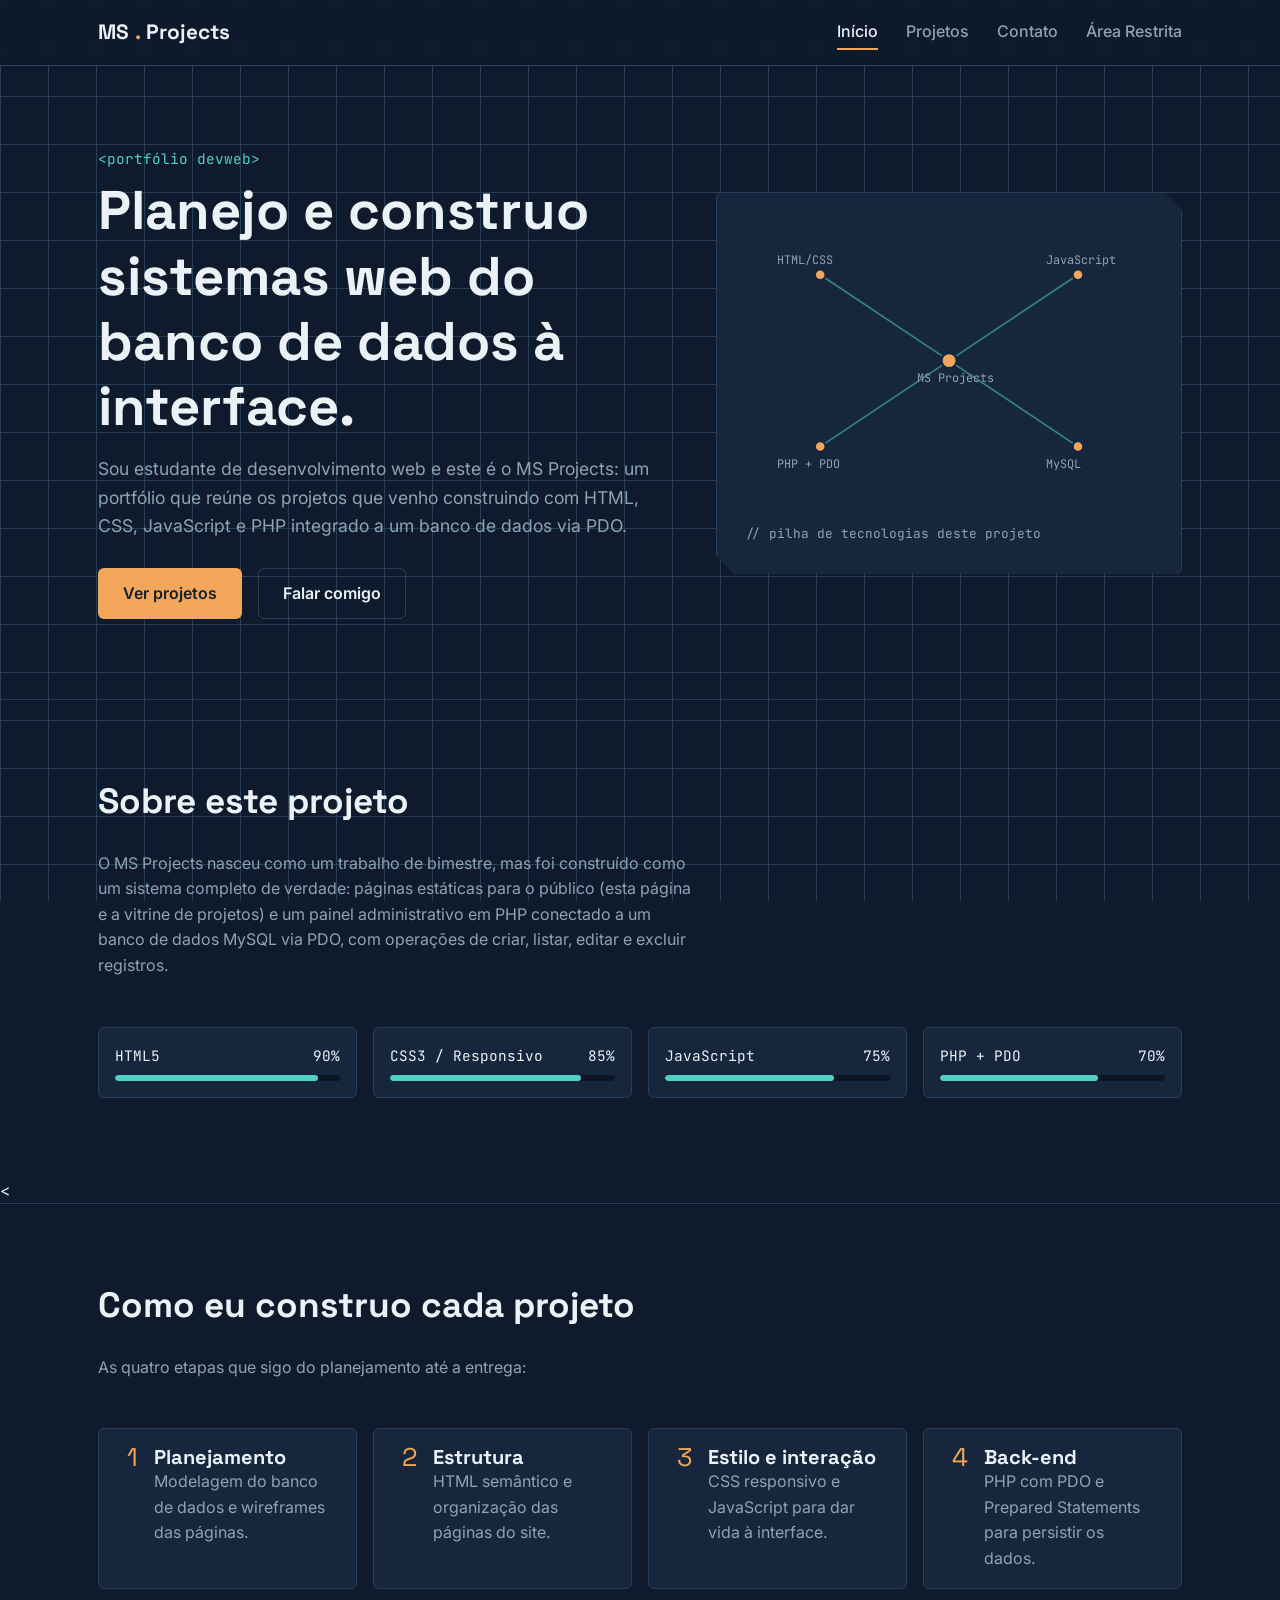
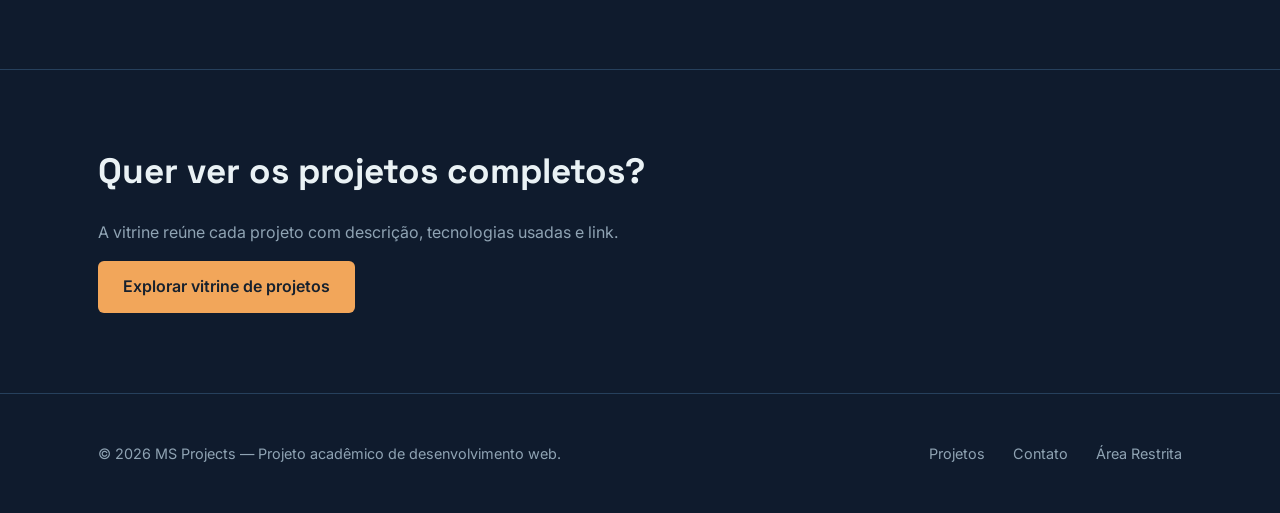
<file: index.html>
<!DOCTYPE html>
<html lang="pt-BR">
<head>
    <meta charset="UTF-8">
    <meta name="viewport" content="width=device-width, initial-scale=1.0">
    <title>MS Projects — Portfólio de Desenvolvimento Web</title>
    <meta name="description" content="Portfólio acadêmico de projetos web: HTML, CSS, JavaScript e PHP com PDO.">

    
    <link rel="preconnect" href="https://fonts.googleapis.com">
    <link href="https://fonts.googleapis.com/css2?family=Space+Grotesk:wght@500;700&family=Inter:wght@400;500;600&family=JetBrains+Mono:wght@400;500&display=swap" rel="stylesheet">

    <link rel="stylesheet" href="css/style.css">
    <link rel="stylesheet" href="css/animacoes.css">
</head>
<body>

    <header class="cabecalho">
        <nav class="nav">
            <a href="index.html" class="nav__marca">MS<span>.</span>Projects</a>

            <button class="nav__hamburguer" aria-label="Abrir menu de navegação" aria-expanded="false">
                <span></span><span></span><span></span>
            </button>

            <ul class="nav__lista">
                <li><a href="index.html" class="ativo">Início</a></li>
                <li><a href="pages/projetos.html">Projetos</a></li>
                <li><a href="pages/contato.html">Contato</a></li>
                <li><a href="php/admin.php">Área Restrita</a></li>
            </ul>
        </nav>
    </header>

    <main>
        
        <section class="hero">
            <div class="container">
                <div class="hero__texto">
                    <span class="hero__marcador">&lt;portfólio devweb&gt;</span>
                    <h1>Planejo e construo sistemas web do banco de dados à interface.</h1>
                    <p>
                        Sou estudante de desenvolvimento web e este é o MS Projects: um
                        portfólio que reúne os projetos que venho construindo com HTML,
                        CSS, JavaScript e PHP integrado a um banco de dados via PDO.
                    </p>
                    <div class="hero__acoes">
                        <a href="pages/projetos.html" class="botao botao--primario">Ver projetos</a>
                        <a href="pages/contato.html" class="botao botao--secundario">Falar comigo</a>
                    </div>
                </div>

                <div class="hero__esquema" aria-hidden="true">
                    <svg viewBox="0 0 380 260" xmlns="http://www.w3.org/2000/svg" width="100%">
                        <line class="esquema__linha" x1="190" y1="130" x2="70" y2="50"></line>
                        <line class="esquema__linha" x1="190" y1="130" x2="310" y2="50"></line>
                        <line class="esquema__linha" x1="190" y1="130" x2="70" y2="210"></line>
                        <line class="esquema__linha" x1="190" y1="130" x2="310" y2="210"></line>

                        <circle class="esquema__no" cx="190" cy="130" r="7"></circle>
                        <circle class="esquema__no" cx="70" cy="50" r="5"></circle>
                        <circle class="esquema__no" cx="310" cy="50" r="5"></circle>
                        <circle class="esquema__no" cx="70" cy="210" r="5"></circle>
                        <circle class="esquema__no" cx="310" cy="210" r="5"></circle>

                        <text class="esquema__texto" x="160" y="150">MS Projects</text>
                        <text class="esquema__texto" x="30" y="40">HTML/CSS</text>
                        <text class="esquema__texto" x="280" y="40">JavaScript</text>
                        <text class="esquema__texto" x="30" y="230">PHP + PDO</text>
                        <text class="esquema__texto" x="280" y="230">MySQL</text>
                    </svg>
                    <p class="hero__esquema-legenda">// pilha de tecnologias deste projeto</p>
                </div>
            </div>
        </section>

      
        <section class="secao" id="sobre">
            <div class="container">
                <h2 class="revelar">Sobre este projeto</h2>
                <p class="secao__intro revelar">
                    O MS Projects nasceu como um trabalho de bimestre, mas foi construído
                    como um sistema completo de verdade: páginas estáticas para o público
                    (esta página e a vitrine de projetos) e um painel administrativo em
                    PHP conectado a um banco de dados MySQL via PDO, com operações de
                    criar, listar, editar e excluir registros.
                </p>

                <div class="grade-habilidades">
                    <div class="habilidade revelar">
                        <div class="habilidade__cabecalho"><span>HTML5</span><span>90%</span></div>
                        <div class="habilidade__barra"><div class="habilidade__progresso" data-nivel="90"></div></div>
                    </div>
                    <div class="habilidade revelar">
                        <div class="habilidade__cabecalho"><span>CSS3 / Responsivo</span><span>85%</span></div>
                        <div class="habilidade__barra"><div class="habilidade__progresso" data-nivel="85"></div></div>
                    </div>
                    <div class="habilidade revelar">
                        <div class="habilidade__cabecalho"><span>JavaScript</span><span>75%</span></div>
                        <div class="habilidade__barra"><div class="habilidade__progresso" data-nivel="75"></div></div>
                    </div>
                    <div class="habilidade revelar">
                        <div class="habilidade__cabecalho"><span>PHP + PDO</span><span>70%</span></div>
                        <div class="habilidade__barra"><div class="habilidade__progresso" data-nivel="70"></div></div>
                    </div>
                </div>
            </div>
        </section>

        <
        <section class="secao" id="processo">
            <div class="container">
                <h2 class="revelar">Como eu construo cada projeto</h2>
                <p class="secao__intro revelar">As quatro etapas que sigo do planejamento até a entrega:</p>

                <div class="lista-processo">
                    <div class="processo__item revelar">
                        <span class="processo__numero">1</span>
                        <div><h3>Planejamento</h3><p>Modelagem do banco de dados e wireframes das páginas.</p></div>
                    </div>
                    <div class="processo__item revelar">
                        <span class="processo__numero">2</span>
                        <div><h3>Estrutura</h3><p>HTML semântico e organização das páginas do site.</p></div>
                    </div>
                    <div class="processo__item revelar">
                        <span class="processo__numero">3</span>
                        <div><h3>Estilo e interação</h3><p>CSS responsivo e JavaScript para dar vida à interface.</p></div>
                    </div>
                    <div class="processo__item revelar">
                        <span class="processo__numero">4</span>
                        <div><h3>Back-end</h3><p>PHP com PDO e Prepared Statements para persistir os dados.</p></div>
                    </div>
                </div>
            </div>
        </section>

        
        <section class="secao" id="cta">
            <div class="container">
                <h2 class="revelar">Quer ver os projetos completos?</h2>
                <p class="revelar">A vitrine reúne cada projeto com descrição, tecnologias usadas e link.</p>
                <div class="hero__acoes revelar" style="margin-top: var(--espaco-sm);">
                    <a href="pages/projetos.html" class="botao botao--primario">Explorar vitrine de projetos</a>
                </div>
            </div>
        </section>
    </main>

    
    <footer class="rodape">
        <div class="container">
            <p>&copy; <span id="ano-atual">2026</span> MS Projects — Projeto acadêmico de desenvolvimento web.</p>
            <div class="rodape__links">
                <a href="pages/projetos.html">Projetos</a>
                <a href="pages/contato.html">Contato</a>
                <a href="php/admin.php">Área Restrita</a>
            </div>
        </div>
    </footer>

    <script src="js/main.js"></script>
</body>
</html>
</file>
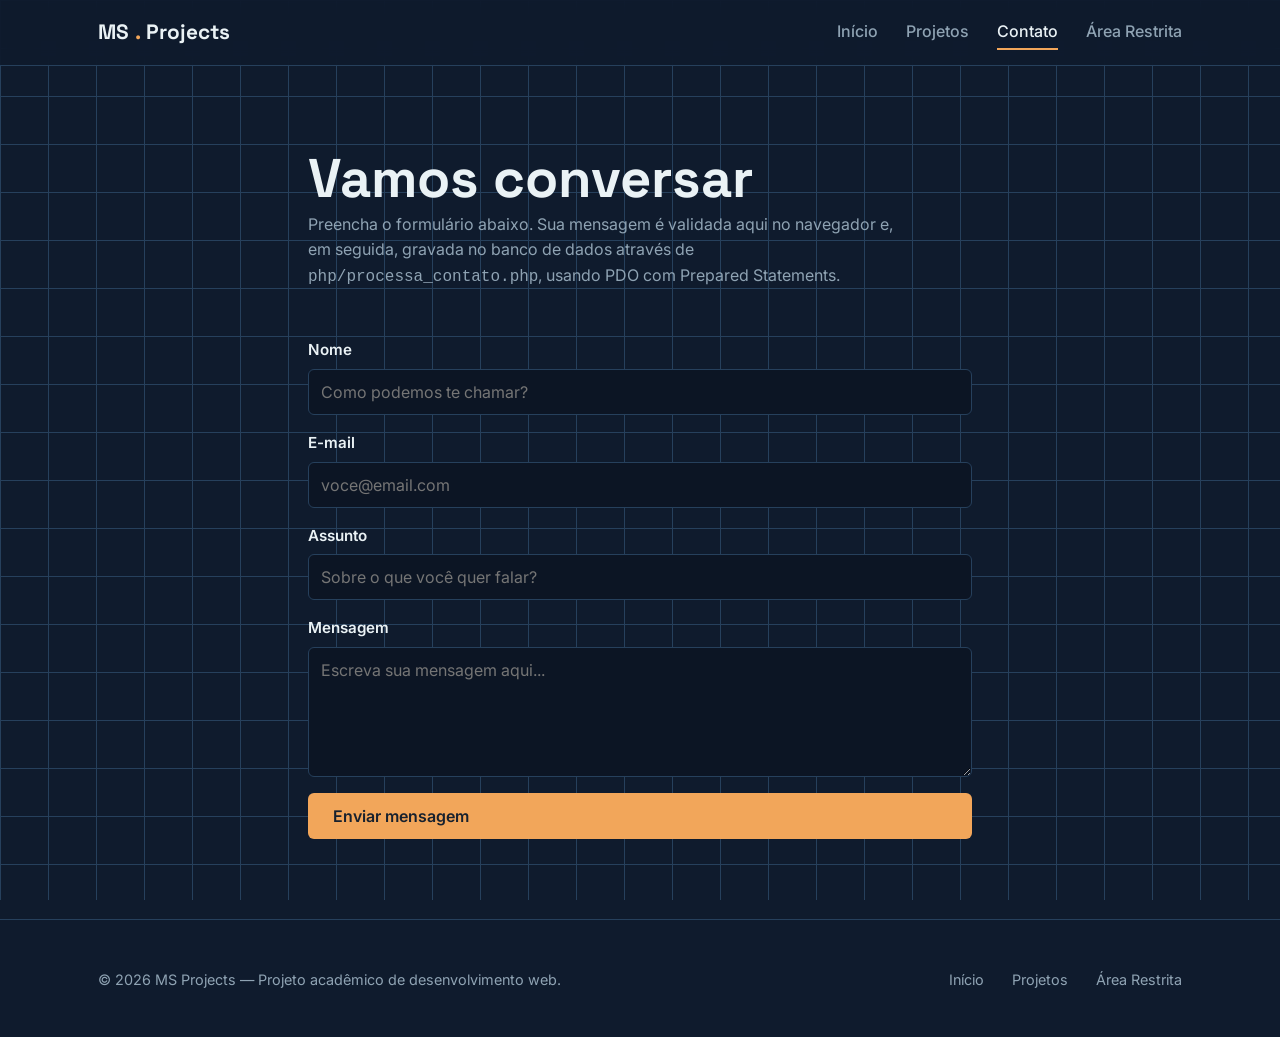
<file: pages/contato.html>
<!DOCTYPE html>
<html lang="pt-BR">
<head>
    <meta charset="UTF-8">
    <meta name="viewport" content="width=device-width, initial-scale=1.0">
    <title>Contato — MS Projects</title>
    <meta name="description" content="Fale com MS Projects através do formulário de contato.">

    <link rel="preconnect" href="https://fonts.googleapis.com">
    <link href="https://fonts.googleapis.com/css2?family=Space+Grotesk:wght@500;700&family=Inter:wght@400;500;600&family=JetBrains+Mono:wght@400;500&display=swap" rel="stylesheet">

    <link rel="stylesheet" href="../css/style.css">
    <link rel="stylesheet" href="../css/animacoes.css">
</head>
<body>

    <header class="cabecalho">
        <nav class="nav">
            <a href="../index.html" class="nav__marca">MS<span>.</span>Projects</a>
            <button class="nav__hamburguer" aria-label="Abrir menu de navegação" aria-expanded="false">
                <span></span><span></span><span></span>
            </button>
            <ul class="nav__lista">
                <li><a href="../index.html">Início</a></li>
                <li><a href="projetos.html">Projetos</a></li>
                <li><a href="contato.html" class="ativo">Contato</a></li>
                <li><a href="../php/admin.php">Área Restrita</a></li>
            </ul>
        </nav>
    </header>

    <main>
        <section class="secao" style="border-top: none;">
            <div class="container" style="max-width: 720px;">
                <h1 class="revelar">Vamos conversar</h1>
                <p class="secao__intro revelar">
                    Preencha o formulário abaixo. Sua mensagem é validada aqui no
                    navegador e, em seguida, gravada no banco de dados através de
                    <code>php/processa_contato.php</code>, usando PDO com Prepared
                    Statements.
                </p>

                <div id="area-alerta"></div>

                <form id="form-contato" class="formulario revelar" action="../php/processa_contato.php" method="POST" novalidate>

                    <div class="campo">
                        <label for="nome">Nome</label>
                        <input type="text" id="nome" name="nome" placeholder="Como podemos te chamar?" autocomplete="name">
                        <span class="campo__mensagem-erro" role="alert"></span>
                    </div>

                    <div class="campo">
                        <label for="email">E-mail</label>
                        <input type="email" id="email" name="email" placeholder="voce@email.com" autocomplete="email">
                        <span class="campo__mensagem-erro" role="alert"></span>
                    </div>

                    <div class="campo">
                        <label for="assunto">Assunto</label>
                        <input type="text" id="assunto" name="assunto" placeholder="Sobre o que você quer falar?">
                        <span class="campo__mensagem-erro" role="alert"></span>
                    </div>

                    <div class="campo">
                        <label for="mensagem">Mensagem</label>
                        <textarea id="mensagem" name="mensagem" placeholder="Escreva sua mensagem aqui..."></textarea>
                        <span class="campo__mensagem-erro" role="alert"></span>
                    </div>

                    <button type="submit" class="botao botao--primario">
                        <span class="botao__spinner" aria-hidden="true"></span>
                        <span class="botao__texto">Enviar mensagem</span>
                    </button>
                </form>
            </div>
        </section>
    </main>

    <footer class="rodape">
        <div class="container">
            <p>&copy; <span id="ano-atual">2026</span> MS Projects — Projeto acadêmico de desenvolvimento web.</p>
            <div class="rodape__links">
                <a href="../index.html">Início</a>
                <a href="projetos.html">Projetos</a>
                <a href="../php/admin.php">Área Restrita</a>
            </div>
        </div>
    </footer>

    <script src="../js/main.js"></script>
    <script src="../js/validacao.js"></script>
</body>
</html>
</file>
<file: css/style.css>
:root {
   
    --cor-fundo:        #0F1B2D; 
    --cor-fundo-painel: #16273D; 
    --cor-fundo-input:  #0C1524; 
    --cor-borda:        #26405C; 
    --cor-acento:       #4FD1C5; 
    --cor-acento-forte: #7EE8DB;
    --cor-sinal:        #F2A65A; 
    --cor-sinal-forte:  #F7BE82; 
    --cor-texto:        #EAF2F5;
    --cor-texto-mudo:   #8FA3B3; 
    --cor-erro:         #F2735A; 
    --cor-sucesso:      #6FCF97; 

   
    --fonte-titulo: 'Space Grotesk', 'Segoe UI', sans-serif;
    --fonte-corpo:  'Inter', 'Segoe UI', sans-serif;
    --fonte-codigo: 'JetBrains Mono', 'Courier New', monospace;

   
    --espaco-xs: 0.5rem;
    --espaco-sm: 1rem;
    --espaco-md: 1.75rem;
    --espaco-lg: 3rem;
    --espaco-xl: 5rem;
    --largura-maxima: 1140px;
    --raio-borda: 6px;
}

* {
    margin: 0;
    padding: 0;
    box-sizing: border-box;
}

html {
    scroll-behavior: smooth;
    font-size: 16px;
}

body {
    background-color: var(--cor-fundo);
    background-image:
        linear-gradient(var(--cor-borda) 1px, transparent 1px),
        linear-gradient(90deg, var(--cor-borda) 1px, transparent 1px);
    background-size: 48px 48px;
    background-attachment: fixed;
    color: var(--cor-texto);
    font-family: var(--fonte-corpo);
    line-height: 1.6;
    min-height: 100vh;
    display: flex;
    flex-direction: column;
}

img { max-width: 100%; display: block; }

a {
    color: var(--cor-acento);
    text-decoration: none;
}
a:hover { color: var(--cor-acento-forte); }

ul { list-style: none; }

button, input, textarea, select {
    font-family: inherit;
    font-size: 1rem;
}


a:focus-visible,
button:focus-visible,
input:focus-visible,
textarea:focus-visible {
    outline: 2px solid var(--cor-acento);
    outline-offset: 3px;
}

h1, h2, h3 {
    font-family: var(--fonte-titulo);
    line-height: 1.2;
    font-weight: 700;
}
h1 { font-size: clamp(2.2rem, 5vw, 3.4rem); }
h2 { font-size: clamp(1.6rem, 3.2vw, 2.2rem); margin-bottom: var(--espaco-md); }
h3 { font-size: 1.25rem; }

p { color: var(--cor-texto-mudo); max-width: 65ch; }

.container {
    width: 100%;
    max-width: var(--largura-maxima);
    margin: 0 auto;
    padding: 0 var(--espaco-md);
}


.cabecalho {
    position: sticky;
    top: 0;
    z-index: 100;
    background-color: rgba(15, 27, 45, 0.92);
    backdrop-filter: blur(8px);
    border-bottom: 1px solid var(--cor-borda);
}

.nav {
    display: flex;
    align-items: center;
    justify-content: space-between;
    padding: var(--espaco-sm) var(--espaco-md);
    max-width: var(--largura-maxima);
    margin: 0 auto;
}

.nav__marca {
    display: flex;
    align-items: baseline;
    gap: 0.35rem;
    font-family: var(--fonte-titulo);
    font-weight: 700;
    font-size: 1.3rem;
    color: var(--cor-texto);
}
.nav__marca span { color: var(--cor-sinal); }


.nav__hamburguer {
    display: none;
    flex-direction: column;
    justify-content: space-between;
    width: 26px;
    height: 19px;
    background: transparent;
    border: none;
    cursor: pointer;
}
.nav__hamburguer span {
    display: block;
    height: 2px;
    width: 100%;
    background-color: var(--cor-texto);
    border-radius: 2px;
    transition: transform 0.3s ease, opacity 0.3s ease;
}

.nav__hamburguer.ativo span:nth-child(1) { transform: translateY(8.5px) rotate(45deg); }
.nav__hamburguer.ativo span:nth-child(2) { opacity: 0; }
.nav__hamburguer.ativo span:nth-child(3) { transform: translateY(-8.5px) rotate(-45deg); }

.nav__lista {
    display: flex;
    align-items: center;
    gap: var(--espaco-md);
}
.nav__lista a {
    color: var(--cor-texto-mudo);
    font-weight: 500;
    padding: 0.4rem 0;
    border-bottom: 2px solid transparent;
    transition: color 0.2s ease, border-color 0.2s ease;
}
.nav__lista a:hover,
.nav__lista a.ativo {
    color: var(--cor-texto);
    border-color: var(--cor-sinal);
}

.botao {
    display: inline-flex;
    align-items: center;
    gap: 0.5rem;
    padding: 0.75rem 1.5rem;
    border-radius: var(--raio-borda);
    font-weight: 600;
    border: 1px solid transparent;
    cursor: pointer;
    transition: transform 0.15s ease, background-color 0.2s ease, box-shadow 0.2s ease;
}
.botao:active { transform: scale(0.97); }

.botao--primario {
    background-color: var(--cor-sinal);
    color: #17212E;
}
.botao--primario:hover {
    background-color: var(--cor-sinal-forte);
    color: #17212E;
}

.botao--secundario {
    background-color: transparent;
    color: var(--cor-texto);
    border-color: var(--cor-borda);
}
.botao--secundario:hover {
    border-color: var(--cor-acento);
    color: var(--cor-acento);
}

.botao--perigo {
    background-color: transparent;
    color: var(--cor-erro);
    border-color: var(--cor-erro);
    padding: 0.5rem 1rem;
    font-size: 0.9rem;
}
.botao--perigo:hover { background-color: var(--cor-erro); color: #17212E; }

.botao--pequeno { padding: 0.5rem 1rem; font-size: 0.9rem; }
.hero {
    padding: var(--espaco-xl) 0;
}
.hero .container {
    display: grid;
    grid-template-columns: 1fr;
    gap: var(--espaco-lg);
    align-items: center;
}
.hero__texto p { margin: var(--espaco-sm) 0 var(--espaco-md); font-size: 1.1rem; }
.hero__acoes { display: flex; gap: var(--espaco-sm); flex-wrap: wrap; }

.hero__marcador {
    display: inline-block;
    color: var(--cor-acento);
    font-family: var(--fonte-codigo);
    font-size: 0.9rem;
    margin-bottom: var(--espaco-xs);
}

.hero__esquema {
    background-color: var(--cor-fundo-painel);
    border: 1px solid var(--cor-borda);
    border-radius: var(--raio-borda);
    padding: var(--espaco-md);
    position: relative;
    clip-path: polygon(0 0, calc(100% - 18px) 0, 100% 18px, 100% 100%, 18px 100%, 0 calc(100% - 18px));
}

.esquema__linha { stroke: var(--cor-acento); stroke-width: 1.5; fill: none; opacity: 0.55; }
.esquema__no { fill: var(--cor-sinal); stroke: var(--cor-fundo-painel); stroke-width: 2; }
.esquema__texto { font-family: var(--fonte-codigo); font-size: 11px; fill: var(--cor-texto-mudo); }
.hero__esquema-legenda { margin-top: var(--espaco-sm); font-family: var(--fonte-codigo); font-size: 0.8rem; color: var(--cor-texto-mudo); }

.secao { padding: var(--espaco-xl) 0; border-top: 1px solid var(--cor-borda); }
.secao__intro { max-width: 60ch; margin-bottom: var(--espaco-lg); }

.grade-habilidades {
    display: grid;
    grid-template-columns: repeat(2, 1fr);
    gap: var(--espaco-sm);
}
.habilidade {
    background-color: var(--cor-fundo-painel);
    border: 1px solid var(--cor-borda);
    border-radius: var(--raio-borda);
    padding: var(--espaco-sm);
}
.habilidade__cabecalho {
    display: flex;
    justify-content: space-between;
    margin-bottom: 0.5rem;
    font-family: var(--fonte-codigo);
    font-size: 0.9rem;
}
.habilidade__barra {
    height: 6px;
    background-color: var(--cor-fundo-input);
    border-radius: 4px;
    overflow: hidden;
}
.habilidade__progresso {
    height: 100%;
    background-color: var(--cor-acento);
    border-radius: 4px;
    width: 0%;
    transition: width 1.1s ease;
}

.lista-processo {
    display: grid;
    gap: var(--espaco-sm);
}
.processo__item {
    display: flex;
    gap: var(--espaco-sm);
    align-items: flex-start;
    background-color: var(--cor-fundo-painel);
    border: 1px solid var(--cor-borda);
    border-radius: var(--raio-borda);
    padding: var(--espaco-sm) var(--espaco-md);
}
.processo__numero {
    font-family: var(--fonte-titulo);
    font-size: 1.6rem;
    color: var(--cor-sinal);
    line-height: 1;
}

.filtros {
    display: flex;
    flex-wrap: wrap;
    gap: 0.6rem;
    margin-bottom: var(--espaco-lg);
}
.filtro {
    background-color: var(--cor-fundo-painel);
    border: 1px solid var(--cor-borda);
    color: var(--cor-texto-mudo);
    padding: 0.45rem 1rem;
    border-radius: 20px;
    cursor: pointer;
    font-size: 0.9rem;
    transition: border-color 0.2s ease, color 0.2s ease;
}
.filtro:hover { color: var(--cor-texto); }
.filtro.ativo {
    border-color: var(--cor-acento);
    color: var(--cor-acento);
}

.grade-projetos {
    display: grid;
    grid-template-columns: repeat(auto-fit, minmax(280px, 1fr));
    gap: var(--espaco-md);
}

.card-projeto {
    background-color: var(--cor-fundo-painel);
    border: 1px solid var(--cor-borda);
    border-radius: var(--raio-borda);
    overflow: hidden;
    display: flex;
    flex-direction: column;
}
.card-projeto__imagem {
    aspect-ratio: 16 / 10;
    overflow: hidden;
    background-color: var(--cor-fundo-input);
}
.card-projeto__imagem img { width: 100%; height: 100%; object-fit: cover; }
.card-projeto__corpo { padding: var(--espaco-sm) var(--espaco-md) var(--espaco-md); flex: 1; display: flex; flex-direction: column; }
.card-projeto__corpo p { font-size: 0.95rem; margin: 0.5rem 0 var(--espaco-sm); }
.card-projeto__tags {
    display: flex;
    flex-wrap: wrap;
    gap: 0.4rem;
    margin-bottom: var(--espaco-sm);
}
.tag {
    font-family: var(--fonte-codigo);
    font-size: 0.75rem;
    color: var(--cor-acento);
    border: 1px solid var(--cor-borda);
    padding: 0.15rem 0.5rem;
    border-radius: 4px;
}
.card-projeto__rodape { margin-top: auto; }

.formulario {
    display: grid;
    gap: var(--espaco-sm);
}
.campo { display: grid; gap: 0.4rem; }
.campo label { font-weight: 600; font-size: 0.95rem; }
.campo .dica { font-size: 0.8rem; color: var(--cor-texto-mudo); }

.campo input,
.campo textarea {
    background-color: var(--cor-fundo-input);
    border: 1px solid var(--cor-borda);
    border-radius: var(--raio-borda);
    padding: 0.75rem;
    color: var(--cor-texto);
    transition: border-color 0.2s ease;
}
.campo input:focus,
.campo textarea:focus { border-color: var(--cor-acento); outline: none; }

.campo textarea { resize: vertical; min-height: 130px; }
.campo.campo--erro input,
.campo.campo--erro textarea { border-color: var(--cor-erro); }
.campo.campo--valido input,
.campo.campo--valido textarea { border-color: var(--cor-sucesso); }
.campo__mensagem-erro {
    display: none;
    font-size: 0.82rem;
    color: var(--cor-erro);
}
.campo.campo--erro .campo__mensagem-erro { display: block; }

.alerta {
    padding: 0.9rem 1.1rem;
    border-radius: var(--raio-borda);
    border: 1px solid transparent;
    margin-bottom: var(--espaco-md);
    font-size: 0.95rem;
}
.alerta--sucesso { background-color: rgba(111, 207, 151, 0.12); border-color: var(--cor-sucesso); color: var(--cor-sucesso); }
.alerta--erro    { background-color: rgba(242, 115, 90, 0.12); border-color: var(--cor-erro); color: var(--cor-erro); }

.painel {
    background-color: var(--cor-fundo-painel);
    border: 1px solid var(--cor-borda);
    border-radius: var(--raio-borda);
    padding: var(--espaco-md);
    margin-bottom: var(--espaco-lg);
}
.painel__cabecalho {
    display: flex;
    justify-content: space-between;
    align-items: center;
    flex-wrap: wrap;
    gap: var(--espaco-sm);
    margin-bottom: var(--espaco-md);
}
.contador {
    font-family: var(--fonte-codigo);
    font-size: 0.85rem;
    color: var(--cor-texto-mudo);
}

.tabela-wrap { overflow-x: auto; } 
table { width: 100%; border-collapse: collapse; min-width: 560px; }
th, td {
    text-align: left;
    padding: 0.75rem;
    border-bottom: 1px solid var(--cor-borda);
    font-size: 0.92rem;
}
th { color: var(--cor-texto-mudo); font-weight: 600; font-family: var(--fonte-codigo); font-size: 0.8rem; }
tr:hover td { background-color: rgba(79, 209, 197, 0.05); }

.acoes-tabela { display: flex; gap: 0.5rem; }

.selo {
    font-family: var(--fonte-codigo);
    font-size: 0.72rem;
    padding: 0.15rem 0.5rem;
    border-radius: 4px;
    border: 1px solid var(--cor-borda);
}
.selo--nao-lida { color: var(--cor-sinal); border-color: var(--cor-sinal); }
.selo--lida { color: var(--cor-texto-mudo); }


.modal-projeto {
    position: fixed;
    inset: 0;
    z-index: 200;
    display: none;
    align-items: center;
    justify-content: center;
    padding: var(--espaco-md);
}
.modal-projeto.aberto { display: flex; }

.modal-projeto__fundo {
    position: absolute;
    inset: 0;
    background-color: rgba(12, 21, 36, 0.78);
    backdrop-filter: blur(3px);
}

.modal-projeto__caixa {
    position: relative;
    z-index: 1;
    width: 100%;
    max-width: 640px;
    max-height: 85vh;
    overflow-y: auto;
    background-color: var(--cor-fundo-painel);
    border: 1px solid var(--cor-borda);
    border-radius: var(--raio-borda);
    animation: modal-entrar 0.25s ease;
}

@keyframes modal-entrar {
    from { opacity: 0; transform: translateY(12px) scale(0.98); }
    to   { opacity: 1; transform: translateY(0) scale(1); }
}

.modal-projeto__fechar {
    position: absolute;
    top: var(--espaco-sm);
    right: var(--espaco-sm);
    z-index: 2;
    width: 34px;
    height: 34px;
    border-radius: 50%;
    border: 1px solid var(--cor-borda);
    background-color: rgba(15, 27, 45, 0.75);
    color: var(--cor-texto);
    font-size: 1.3rem;
    line-height: 1;
    cursor: pointer;
    display: flex;
    align-items: center;
    justify-content: center;
    transition: border-color 0.2s ease, color 0.2s ease;
}
.modal-projeto__fechar:hover { border-color: var(--cor-acento); color: var(--cor-acento); }

.modal-projeto__imagem {
    aspect-ratio: 16 / 9;
    overflow: hidden;
    background-color: var(--cor-fundo-input);
    border-top-left-radius: var(--raio-borda);
    border-top-right-radius: var(--raio-borda);
}
.modal-projeto__imagem img { width: 100%; height: 100%; object-fit: cover; }

.modal-projeto__corpo { padding: var(--espaco-md); }
.modal-projeto__corpo h2 { margin-bottom: var(--espaco-xs); }
.modal-projeto__corpo p { max-width: none; margin-bottom: var(--espaco-sm); }

.modal-projeto__tags {
    display: flex;
    flex-wrap: wrap;
    gap: 0.4rem;
    margin-bottom: var(--espaco-sm);
}

.modal-projeto__aviso {
    display: none;
    align-self: center;
    font-size: 0.9rem;
    color: var(--cor-texto-mudo);
    font-style: italic;
}

body.modal-aberto { overflow: hidden; }

.rodape {
    margin-top: auto;
    border-top: 1px solid var(--cor-borda);
    padding: var(--espaco-lg) 0;
}
.rodape .container {
    display: flex;
    flex-direction: column;
    gap: var(--espaco-sm);
    align-items: flex-start;
}
.rodape__links { display: flex; gap: var(--espaco-md); flex-wrap: wrap; }
.rodape p, .rodape a { font-size: 0.9rem; color: var(--cor-texto-mudo); }

.somente-leitor-tela { 
    position: absolute;
    width: 1px; height: 1px;
    overflow: hidden;
    clip: rect(0 0 0 0);
    white-space: nowrap;
}
.vazio {
    text-align: center;
    padding: var(--espaco-lg);
    color: var(--cor-texto-mudo);
    border: 1px dashed var(--cor-borda);
    border-radius: var(--raio-borda);
}

@media (min-width: 700px) {
    .nav__hamburguer { display: none; }
    .nav__lista { display: flex; }

    .hero .container { grid-template-columns: 1.1fr 0.9fr; }
    .grade-habilidades { grid-template-columns: repeat(3, 1fr); }
    .rodape .container { flex-direction: row; justify-content: space-between; align-items: center; }
}

@media (max-width: 699px) {
    .nav__hamburguer { display: flex; }
    .nav__lista {
        position: absolute;
        top: 100%;
        left: 0;
        right: 0;
        flex-direction: column;
        align-items: flex-start;
        gap: 0;
        background-color: var(--cor-fundo-painel);
        border-bottom: 1px solid var(--cor-borda);
        max-height: 0;
        overflow: hidden;
        transition: max-height 0.3s ease;
    }
    .nav__lista.aberto { max-height: 320px; }
    .nav__lista li { width: 100%; }
    .nav__lista a {
        display: block;
        width: 100%;
        padding: var(--espaco-sm) var(--espaco-md);
        border-bottom: 1px solid var(--cor-borda);
        border-left: 2px solid transparent;
    }
    .nav__lista a:hover,
    .nav__lista a.ativo { border-left-color: var(--cor-sinal); border-bottom-color: var(--cor-borda); }

    .painel__cabecalho { flex-direction: column; align-items: flex-start; }
}


@media (min-width: 1000px) {
    .grade-habilidades { grid-template-columns: repeat(4, 1fr); }
    .lista-processo { grid-template-columns: repeat(4, 1fr); }
}

@media (prefers-reduced-motion: reduce) {
    *, *::before, *::after {
        animation-duration: 0.001ms !important;
        animation-iteration-count: 1 !important;
        transition-duration: 0.001ms !important;
        scroll-behavior: auto !important;
    }
}
</file>
<file: css/animacoes.css>
.esquema__no {
    animation: pulsar 2.6s ease-in-out infinite;
}
.esquema__no:nth-child(2) { animation-delay: 0.4s; }
.esquema__no:nth-child(3) { animation-delay: 0.8s; }
.esquema__no:nth-child(4) { animation-delay: 1.2s; }

@keyframes pulsar {
    0%, 100% { opacity: 0.55; r: 5; }
    50%      { opacity: 1;    r: 7; }
}

.esquema__linha {
    stroke-dasharray: 240;
    stroke-dashoffset: 240;
    animation: desenhar-linha 1.8s ease forwards;
}
@keyframes desenhar-linha {
    to { stroke-dashoffset: 0; }
}

.revelar {
    opacity: 0;
    transform: translateY(24px);
    transition: opacity 0.6s ease, transform 0.6s ease;
}
.revelar.visivel {
    opacity: 1;
    transform: translateY(0);
}

.revelar:nth-child(2) { transition-delay: 0.08s; }
.revelar:nth-child(3) { transition-delay: 0.16s; }
.revelar:nth-child(4) { transition-delay: 0.24s; }
.revelar:nth-child(5) { transition-delay: 0.32s; }
.revelar:nth-child(6) { transition-delay: 0.40s; }

.card-projeto {
    transition: transform 0.25s ease, border-color 0.25s ease;
}
.card-projeto:hover {
    transform: translateY(-6px);
    border-color: var(--cor-acento);
}

.habilidade { transition: border-color 0.25s ease; }
.habilidade:hover { border-color: var(--cor-acento); }

.habilidade__progresso.preencher {
    width: var(--alvo, 0%);
}

@keyframes tremer {
    10%, 90% { transform: translateX(-1px); }
    20%, 80% { transform: translateX(2px); }
    30%, 50%, 70% { transform: translateX(-4px); }
    40%, 60% { transform: translateX(4px); }
}
.campo--erro input,
.campo--erro textarea {
    animation: tremer 0.5s ease;
}

@keyframes entrar-alerta {
    from { opacity: 0; transform: translateY(-8px); }
    to   { opacity: 1; transform: translateY(0); }
}
.alerta { animation: entrar-alerta 0.35s ease; }

@keyframes girar {
    to { transform: rotate(360deg); }
}
.botao__spinner {
    display: none;
    width: 14px;
    height: 14px;
    border: 2px solid rgba(255, 255, 255, 0.35);
    border-top-color: #17212E;
    border-radius: 50%;
    animation: girar 0.6s linear infinite;
}
.botao.enviando .botao__spinner { display: inline-block; }
.botao.enviando .botao__texto { opacity: 0.75; }


.nav__lista a { transition: background-color 0.2s ease; }
.nav__lista a:hover { background-color: rgba(79, 209, 197, 0.06); }


.card-projeto.escondido {
    opacity: 0;
    transform: scale(0.94);
    height: 0;
    margin: 0;
    padding: 0;
    border-width: 0;
    overflow: hidden;
    pointer-events: none;
}
.card-projeto {
    transition: transform 0.25s ease, border-color 0.25s ease, opacity 0.25s ease;
}
</file>
